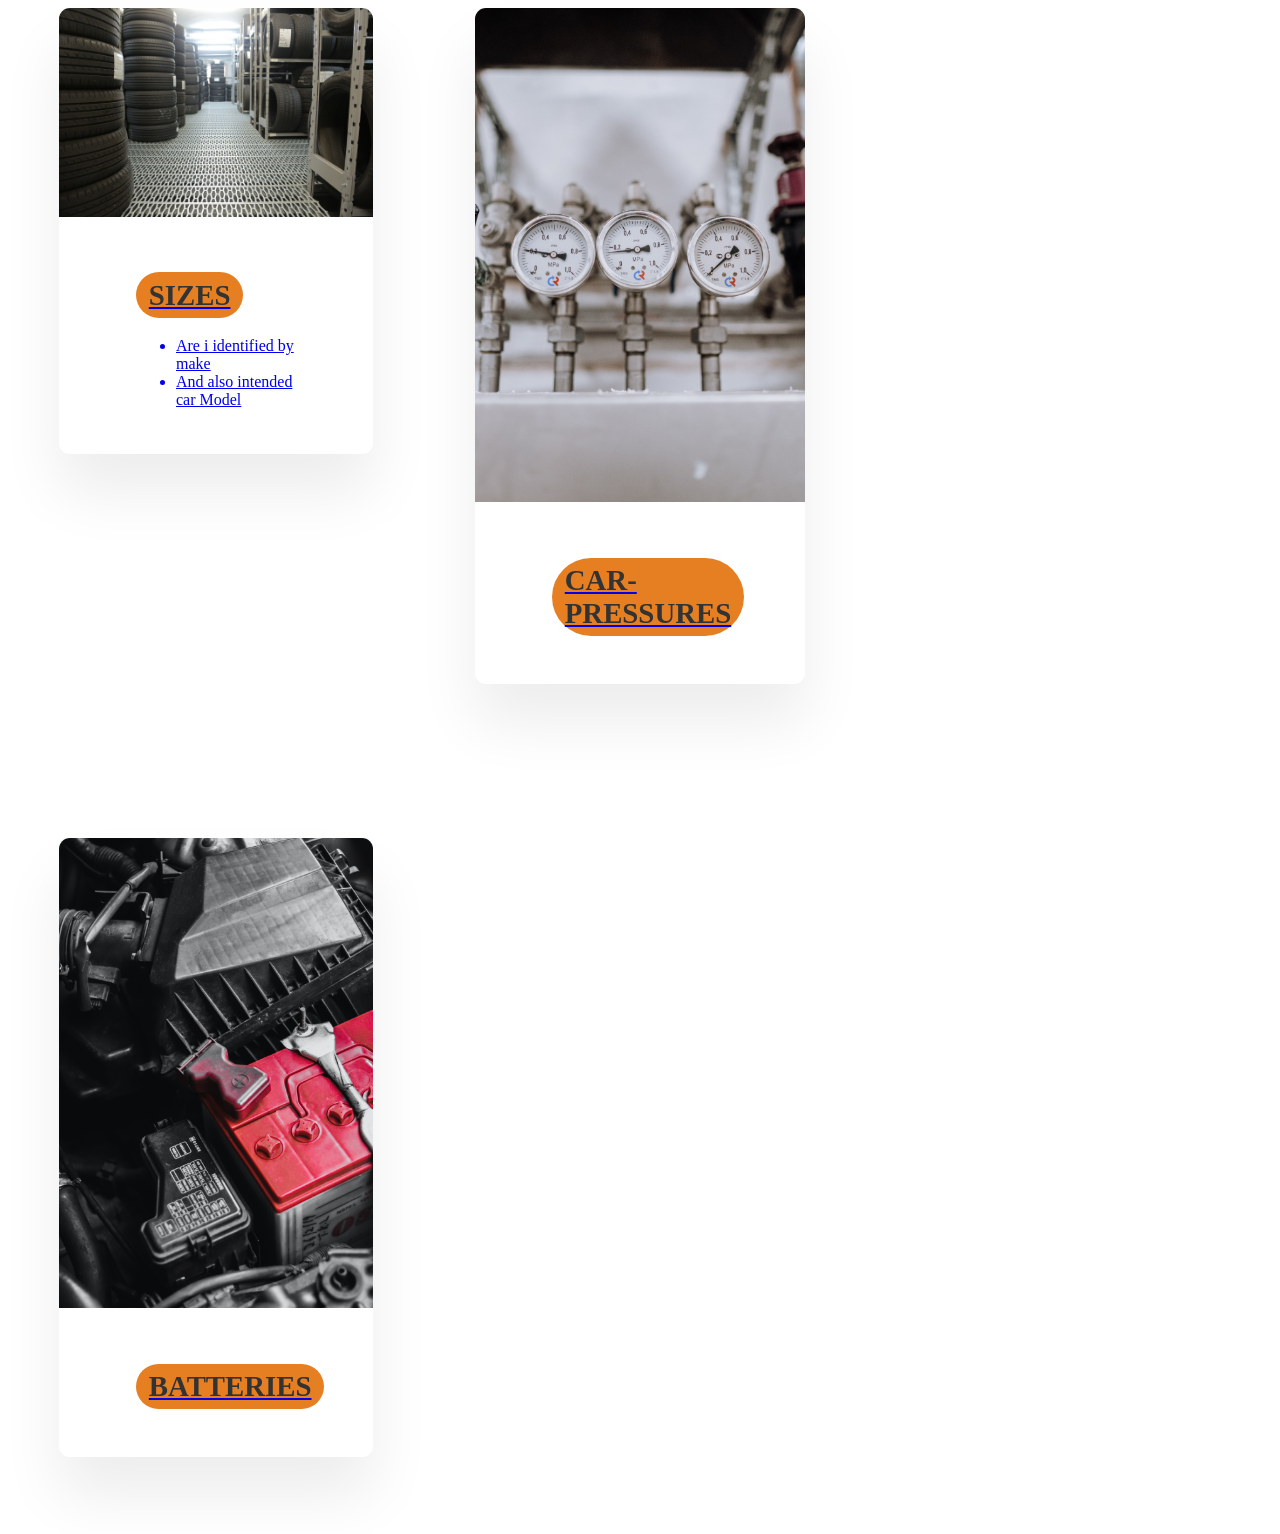
<file: public/html/car tire services.html>
<!DOCTYPE html>
<html lang="en">
<head>
  <meta charset="UTF-8">
  <meta http-equiv="X-UA-Compatible" content="IE=edge">

    <link rel="stylesheet" href="../css/cartireclinic.css" />

    <meta name="viewport" content="width=device-width, initial-scale=1.0">
  <title>Car Tire Clinic and Battery Section</title>
</head>
<body>
    
  <section class="meal-section">

    <!-- <div class="container center-text">
      <span class="sub-heading"></span>
      <h2 class="heading-secondary">
        All your services in one place.
      </h2>
    </div> -->

    <div class="container grid grid--3-cols margin-bottom-md">

      <a href="form.html">
      <div class="meal">
        <img src="../img/gallery/tires.jpg" alt="" class="meal-img" />
        <div class="meal-content">
          <div class="meal-tag">
            <span class="tag Tag--vegan">Sizes</span>
          </div>
       
        <ul>
          <li>Are i identified by make </li>
          <li>And also intended car Model</li>
        </ul>
        </div>
      </div>
    </a>
      
    <a href="form.html">
        <div class="meal">
          <img
            src="../img/gallery/pressure-gauge.jpg"
            alt=""
            class="meal-img"
          />
          <div class="meal-content">
            <div class="meal-tag">
              <span class="tag Tag--vegan">Car-Pressures</span>
            </div>
</div>
</div>
</a>

<a href="form.html">
<div class="meal">
  <img
    src="../img/gallery/batteries.jpg"
    alt=""
    class="meal-img"
  />
  <div class="meal-content">
    <div class="meal-tag">
      <span class="tag Tag--vegan">Batteries</span>
    </div>
</div>
</a>

    
  </section>  
  
</body>
</html>
</file>
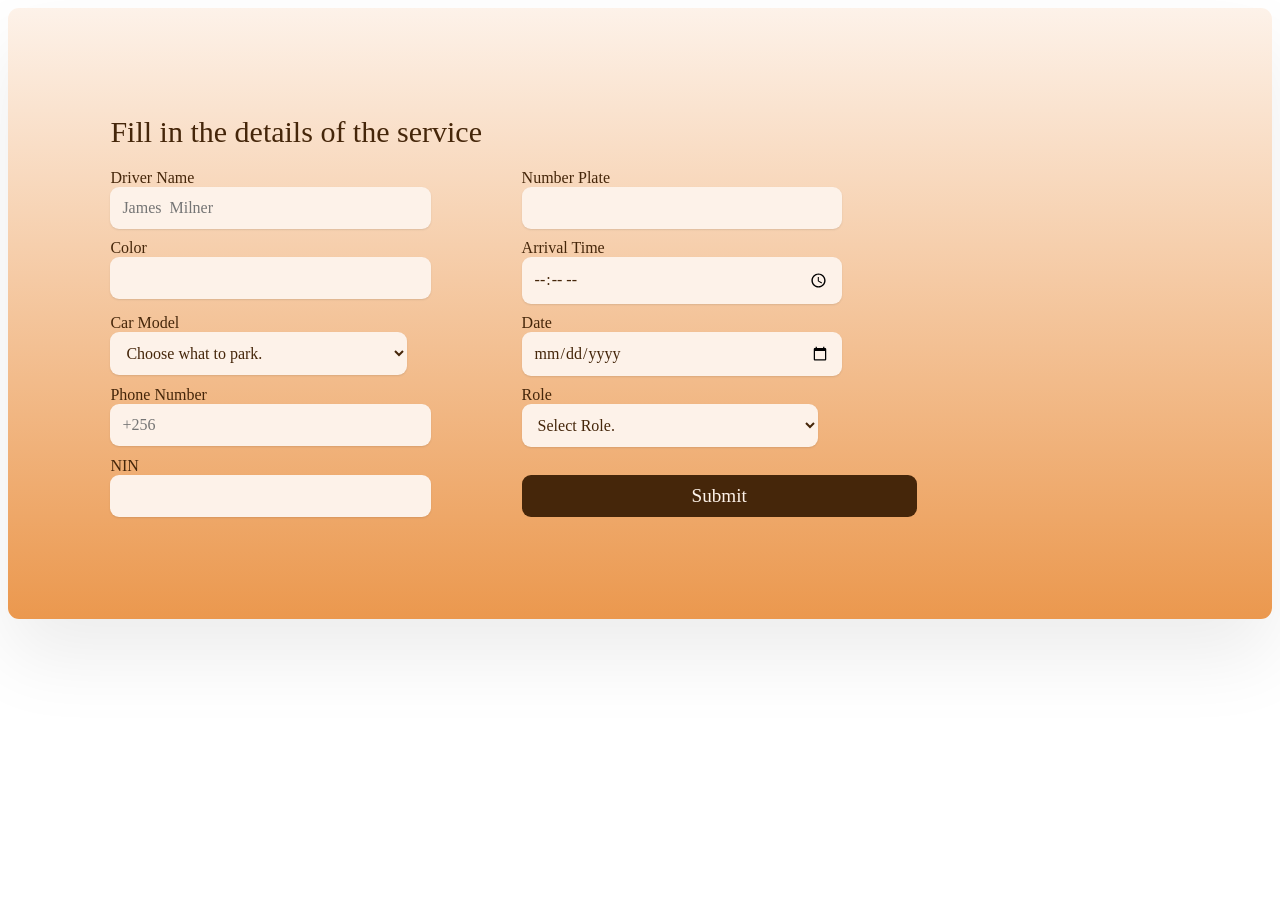
<file: public/html/car-tireandbatteryForm.html>
<!DOCTYPE html>
<html lang="en">
  <head>
    <meta charset="UTF-8" />
    <meta http-equiv="X-UA-Compatible" content="IE=edge" />
    <meta name="viewport" content="width=device-width, initial-scale=1.0" />

    <link rel="stylesheet" href="../css/form.css" />

    <title>Car registration form</title>
  </head>
  <body>
    <section class="section-cta">
      <div class="container">
        <div class="cta">
          <div class="cta-text-box">
            <p class="heading-secondary"> Fill in the details of the service</p>

            
            <form
            class="cta-form"
            name="signupform"
              action="#"
              id="formsignup"
              onsubmit="return Validate(event);"
              method="POST"
            >
              <!-- action=# takes data to the backend -->

              
              
              <div>
                <label for="fullname">Driver Name </label>
                <input
                  id="fullname"
                  type="text"
                  name="fullname"
                  placeholder="James  Milner"
                />
              <span id="FnameError" class="organize"></span>
                
              </div>
            
          
          
              <div>
                <label for="numberplate">Number Plate</label>
                <input
                  id="numberplate"
                  type="text"
                  name="Nplate"
                  placeholder=""
                />
                <span id="Nplate-Error"class="organize"></span>
              </div>
            

              <div>
                <label for="color">Color</label>

                <input
                  id="carcolor"
                  type="text"
                  name="carColor"
                  placeholder=""
                />
                <span id="carColorError"class="organize"></span>
              </div>
    
  
  
  
              <div>
                <label for="arrivalTime">Arrival Time</label>
                <input
                  id="arrivalTime"
                  type="time"
                  name="arrivaltime"
                  placeholder=""
                />
                <span id="arrivalTimeError"class="organize"></span>
              </div>
         
    
            
              <div class="col-md-4">
                <label for="truck" class="form-label">Car Model</label>
                <select id="truck" class="form-select">
                  <option selected>Choose what to park.</option>
                  <option>Truck</option>
                  <option>Personal Car</option>
                  <option>Taxis</option>
                  <option>Coasters</option>
                  <option>Boda bodas</option>
                </select>
                <span id="truckError"class="organize"></span>
              </div>

              <div>
              <label for="time">Date</label>

              <input
                id="time"
                type="date"
                name="time"
                placeholder=""
              />
              <span id="timeError"class="organize"></span>
            </div>

              <div>
              <label for="phonenumber">Phone Number</label>
              <input
                id="phonenumber"
                name="phone"
                type="tel"
                placeholder="+256"
              />
              <span id="phoneError"class="organize"></span>
            </div>
               
               <div class="col-md-4">
                <label for="role"  class="form-label">Role</label>
                <select id="role" type="text" name="role" class="form-select">
                  <option selected>Select Role.</option>
                  <option>Users</option>
                  <option>Directors</option>
                  <option>Manager</option>
                  <option>Salesagent</option>
                </select>
                <span id="roleError" class="organize"></span>
              </div>
              
             <div>
              <label for="niN-error">NIN</label>
              <input id="niN-error" type="nin" name="nin" placeholder="" />
              <span id="nin-error"class="organize"></span>
          </div>
        
           <button class="btn btn--form" type="submit">Submit</button>
        </form>
          </div>
        </div>
      </div>
    </section>

    <!-- <script src="./DockvilleProject/js/form.js"></script>  -->
    <script src="../js/form.js"></script>
  </body>
</html>
</file>
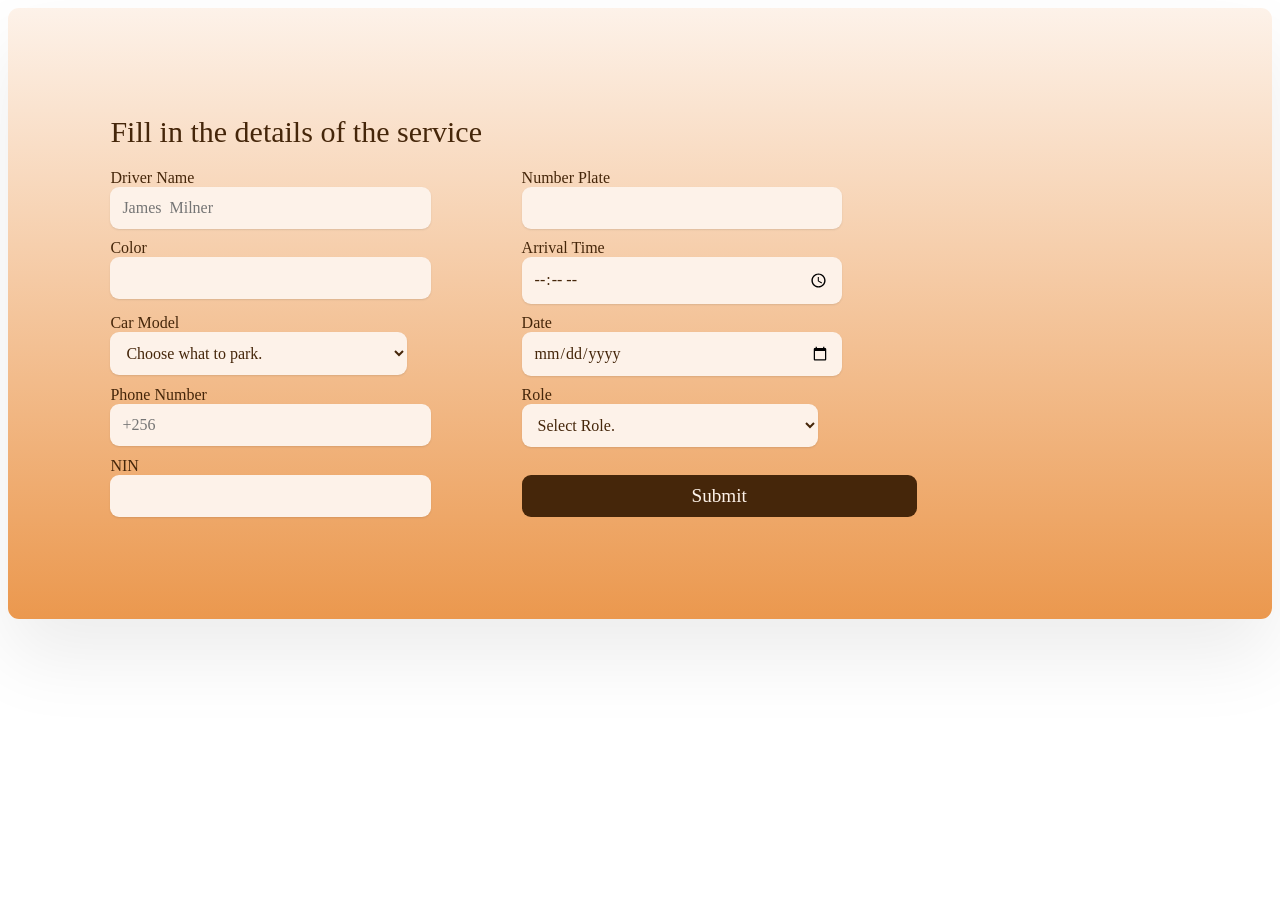
<file: public/html/form.html>
<!DOCTYPE html>
<html lang="en">
  <head>
    <meta charset="UTF-8" />
    <meta http-equiv="X-UA-Compatible" content="IE=edge" />
    <meta name="viewport" content="width=device-width, initial-scale=1.0" />

    <link rel="stylesheet" href="../css/form.css" />

    <title>Car registration form</title>
  </head>
  <body>
    <section class="section-cta">
      <div class="container">
        <div class="cta">
          <div class="cta-text-box">
            <p class="heading-secondary"> Fill in the details of the service</p>

            
            <form
            class="cta-form"
            name="signupform"
              action="#"
              id="formsignup"
              onsubmit="return Validate(event);"
              method="POST"
            >
              <!-- action=# takes data to the backend -->

              
              
              <div>
                <label for="fullname">Driver Name </label>
                <input
                  id="fullname"
                  type="text"
                  name="fullname"
                  placeholder="James  Milner"
                />
              <span id="FnameError" class="organize"></span>
                
              </div>
            
          
          
              <div>
                <label for="numberplate">Number Plate</label>
                <input
                  id="numberplate"
                  type="text"
                  name="Nplate"
                  placeholder=""
                />
                <span id="Nplate-Error"class="organize"></span>
              </div>
            

              <div>
                <label for="color">Color</label>

                <input
                  id="carcolor"
                  type="text"
                  name="carColor"
                  placeholder=""
                />
                <span id="carColorError"class="organize"></span>
              </div>
    
  
  
  
              <div>
                <label for="arrivalTime">Arrival Time</label>
                <input
                  id="arrivalTime"
                  type="time"
                  name="arrivaltime"
                  placeholder=""
                />
                <span id="arrivalTimeError"class="organize"></span>
              </div>
         
    
            
              <div class="col-md-4">
                <label for="truck" class="form-label">Car Model</label>
                <select id="truck" class="form-select">
                  <option selected>Choose what to park.</option>
                  <option>Truck</option>
                  <option>Personal Car</option>
                  <option>Taxis</option>
                  <option>Coasters</option>
                  <option>Boda bodas</option>
                </select>
                <span id="truckError"class="organize"></span>
              </div>

              <div>
              <label for="time">Date</label>

              <input
                id="time"
                type="date"
                name="time"
                placeholder=""
              />
              <span id="timeError"class="organize"></span>
            </div>

              <div>
              <label for="phonenumber">Phone Number</label>
              <input
                id="phonenumber"
                name="phone"
                type="tel"
                placeholder="+256"
              />
              <span id="phoneError"class="organize"></span>
            </div>
               
               <div class="col-md-4">
                <label for="role"  class="form-label">Role</label>
                <select id="role" type="text" name="role" class="form-select">
                  <option selected="">Select Role.</option>
                  <option value="users">Users</option>
                  <option value="directors">Directors</option>
                  <option value="manager">Manager</option>
                  <option value="">Salesagent</option>
                </select>
                <span id="roleError" class="organize"></span>
              </div>
              
             <div>
              <label for="niN-error">NIN</label>
              <input id="niN-error" type="nin" name="nin" placeholder="" />
              <span id="nin-error"class="organize"></span>
          </div>
        
           <button class="btn btn--form" type="submit">Submit</button>
        </form>
          </div>
        </div>
      </div>
    </section>

    <!-- <script src="./DockvilleProject/js/form.js"></script>  -->
    <script src="../js/form.js"></script>
  </body>
</html>
</file>
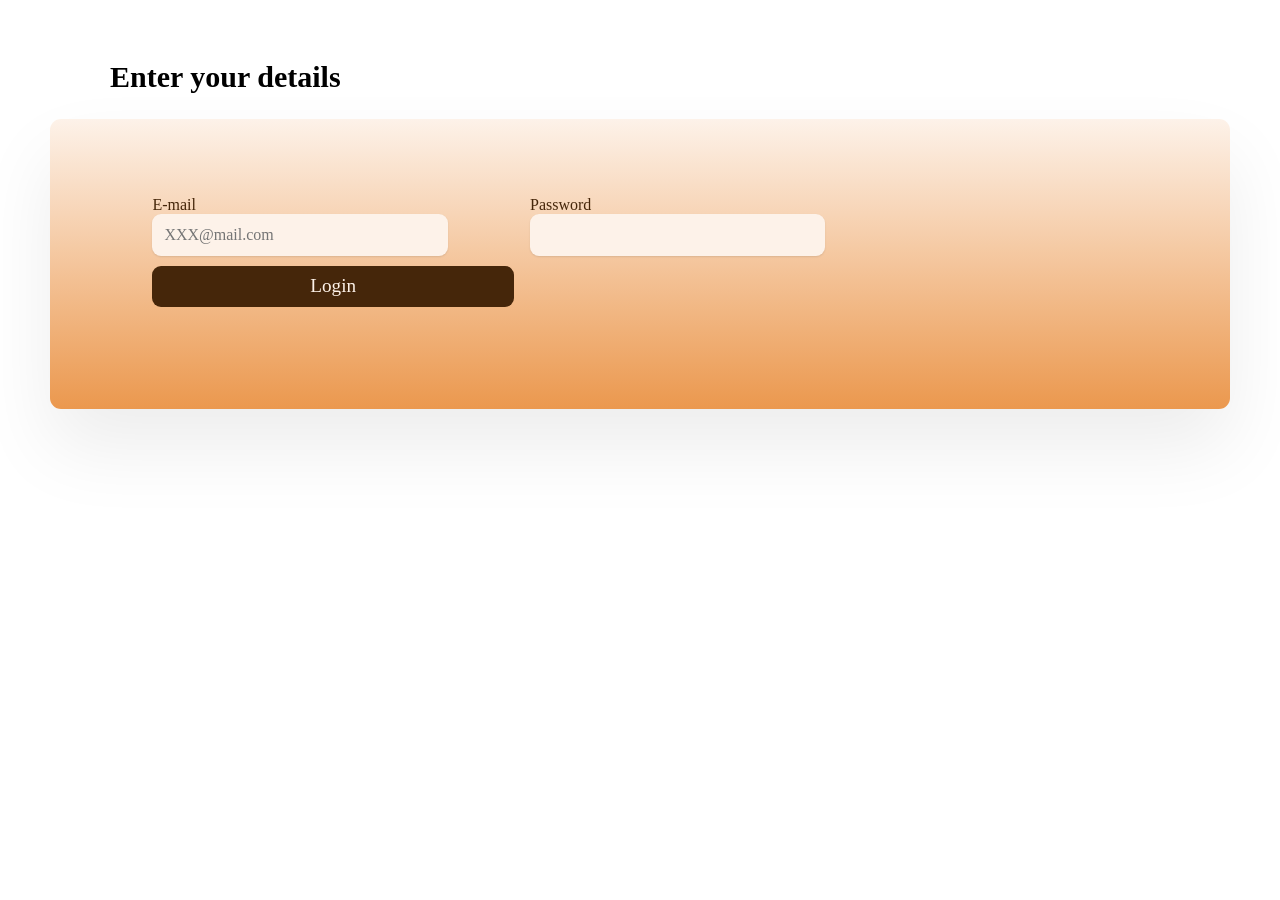
<file: public/html/loginPage.html>
<!DOCTYPE html>
<html lang="en">
  <head>
    <meta charset="UTF-8" />
    <meta http-equiv="X-UA-Compatible" content="IE=edge" />

    <meta name="viewport" content="width=device-width, initial-scale=1.0" />
    <link rel="stylesheet" href="../css/login.css" />
    <title>Login</title>
  </head>
  <section class="section-login">
  <header>
    <h1 class="heading-login">Enter your details</h1>
  </header>
  <body>
    <section class="section-cta">
      <div class="container">
        <div class="cta">
          <div class="cta-text-box">
           
            <form class="cta-form" action="#" name="signupform" onsubmit="return Validate(event);"
            method="POST">
              <!-- <div>
                <label for="Full-name">Full Name</label>
                <input
                  id="Full-name"
                  type="text"
                  name="fullName"
              placeholder=""/>
              <span id="FnameError"class="organize"></span>
            </div> -->
             

              <div>
                <label for="email">E-mail </label>
                <input id="email" type="text" name="email" placeholder="XXX@mail.com" name="email"/>
                <span id="emailError"class="organize"></span>
              </div>
             
              <div>
                <label for="password">Password</label>
                <input id="password" name="password" type="text" placeholder="" />
                <span id="password-error"class="organize"></span>
              </div>
            
              <button  type="submit" class="btn btn--form">Login</button>
             
            </form>
       <!-- <p class="btn btn--form"> Don't have an account?
        <a href="#">Sign Up</a>
      </p> -->

          </div>
        </div>
      </div>
    </section> 
    <!-- <script src="./DockvilleProject/js/login.js"></script> -->
    <!-- <script src="login.js"></script> -->

    <script src="../js/login.js"></script>
  </body>
</html>
</file>
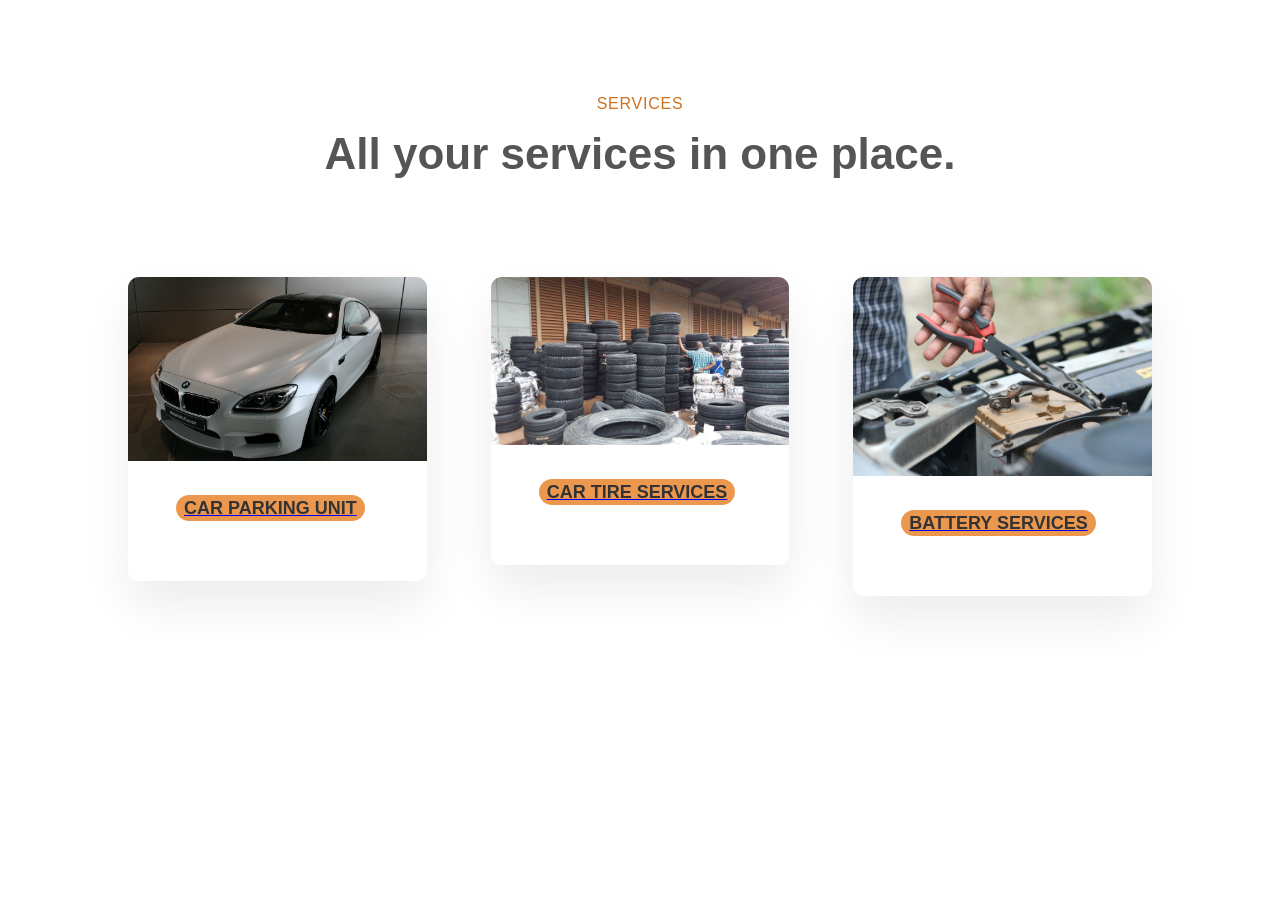
<file: public/html/sections.html>
<!DOCTYPE html>
<html lang="en">
<head>
  <meta charset="UTF-8">
  <meta http-equiv="X-UA-Compatible" content="IE=edge">
  <meta name="viewport" content="width=device-width, initial-scale=1.0">
  <link rel="stylesheet" href="../css/section.css">
  <!-- <link rel="stylesheet" href="../css/general.css"> -->
  <title>Sections</title>
</head>
<body>
  <section class="section-meals">
    <div class="container center-text">
      <span class="sub-heading" id="services">Services</span>
      <h2 class="heading-secondary">
        All your services in one place.
      </h2>
    </div>
  
    <div class="container grid grid--3-cols margin-bottom-md">
     
     <a href="http://localhost:4000/api/login   ">
  
      <div class="meal">
        <img src="../img/car.jpg" alt="" class="meal-img" />
        <div class="meal-content">
          <div class="meal-tag">
            <span class="tag Tag--vegan">Car Parking Unit</span>
          </div>
        </div>
      </div>
     </a>
  
      
    <a href="http://localhost:4000/api/login ">
      <div class="meal">
        <img
          src="../img/car tire clinic.jpg"
          alt=""
          class="meal-img"
        />
        <div class="meal-content">
          <div class="meal-tag">
            <span class="tag Tag--vegan">Car tire services </span>
          
          </div>
  
        </div>
      </div>
  </a>
  
     <a href="http://localhost:4000/api/login  ">
      
        <div class="meal">
          <img
            src="../img/battery-services.jpg"
            alt=""
            class="meal-img"
          />
          <div class="meal-content">
            <div class="meal-tag">
              <span class="tag Tag--vegan">Battery Services</span>
          
            </div>
  
         
  </div>
  </div>
      </div>
    </div>
  </a>
  
  </section>
</body>
</html>
</file>
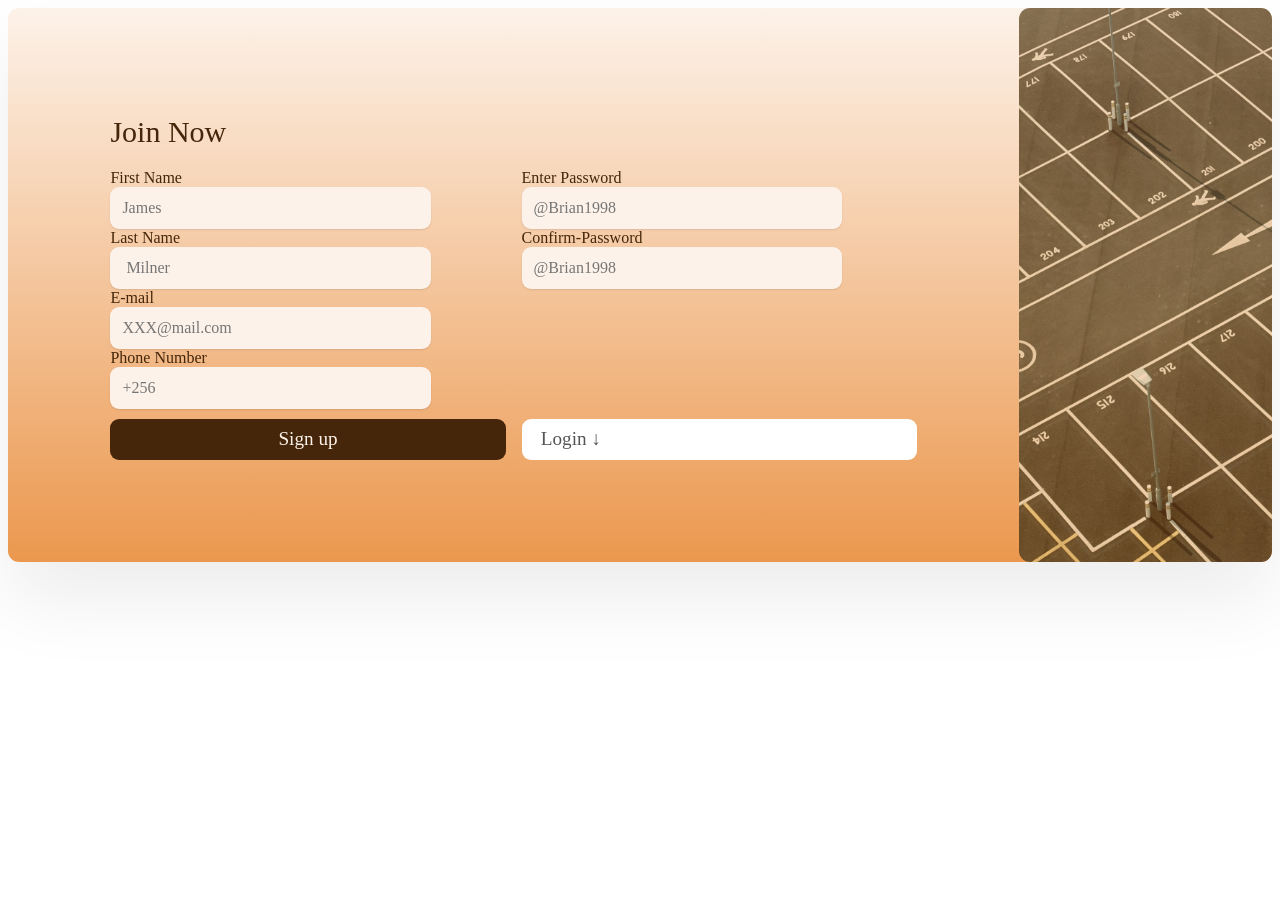
<file: public/html/Sign-up.html>
<!DOCTYPE html>
<html lang="en">
  <head>
    <meta charset="UTF-8" />
    <meta http-equiv="X-UA-Compatible" content="IE=edge" />
    <meta name="viewport" content="width=device-width, initial-scale=1.0" />

    <link rel="stylesheet" href="../css/signup.css" />
    <title>Create an Account</title>
  </head>
  <body>
    <section class="section-cta">
     
      <div class="container">
        <div class="cta">
            
            <div class="cta-text-box">
            <p class="heading-secondary">Join Now</p>
            <!-- <p class="cta-text">
             login below if you have an account.
            </p> -->
            <!-- <a href="loginPage.html" class="btn btn--outline">Login &darr; </a>  -->
            
            <form
              class="cta-form"
              name="signupform"
              action="#"
              id="formsignup"
              onsubmit="return Validate(event);"
              method="POST"
            > 
                <!-- action=# takes data to the backend -->

              <div>
              <div>
                <label for="First-name">First Name </label>
                <input
                  id="firstname"
                  type="text"
                  name="firstname"
                  placeholder="James "
                />
                <span id="FnameError" class="organize"></span>
              </div>

              <div>
                <label for="Last-name">Last Name</label>
                <input
                  id="Lastname"
                  type="text"
                  name="lastname"
                  placeholder=" Milner"
                />
                <span id="LnameError"class="organize"></span>
              </div>

              <div>
                <label for="email">E-mail</label>


                <input
                  id="email"
                  type="text"
                  name="email"
                  placeholder="XXX@mail.com"
                />
                <span id="emailError"class="organize"></span>
              </div>

              <div>
                <label for="phonenumber">Phone Number</label>
                <input
                  id="phonenumber"
                  name="phone"
                  type="tel"
                  placeholder="+256"
                />
                <span id="phoneError"class="organize"></span>
              </div>
            </div>


              <!-- <div>
                <label for="carmodel">Gender</label> 
                <input id="gender" type="gender" name="gender" placeholder="" />
                <span id="genderError"></span>
              </div> -->


              <div>
              <div>
                <label for="password">Enter Password</label>
                <input
                  id="password"
                  type="password"
                  name="my password"
                  placeholder="@Brian1998"
                />
                <span id="password-error"class="organize"></span>
              </div>

              <div>
                <label for="confirm">Confirm-Password</label>
                <input
                  id="confirm"
                  type="password"
                  placeholder="@Brian1998"
                  name="confirmPassword"
                />

                <span id="confirmPassword-error"class="organize"></span>
              </div>
            </div>

      <button class="btn btn--form" type="submit">Sign up</button>
              
      <a href="loginPage.html" class="btn btn--outline">Login &darr; </a> 
      <!-- &darr; -->
       
        
            </form>
          </div>
          <div
            class="cta-img-box"
            role="img"
            aria-label="Woman enjoying food"
          ></div>
        </div>
      </div>
      

    </section>

    <!-- <script src="."></script> -->

    <script src="../js/registervalidation.js"></script>
  </body>
</html>
</file>
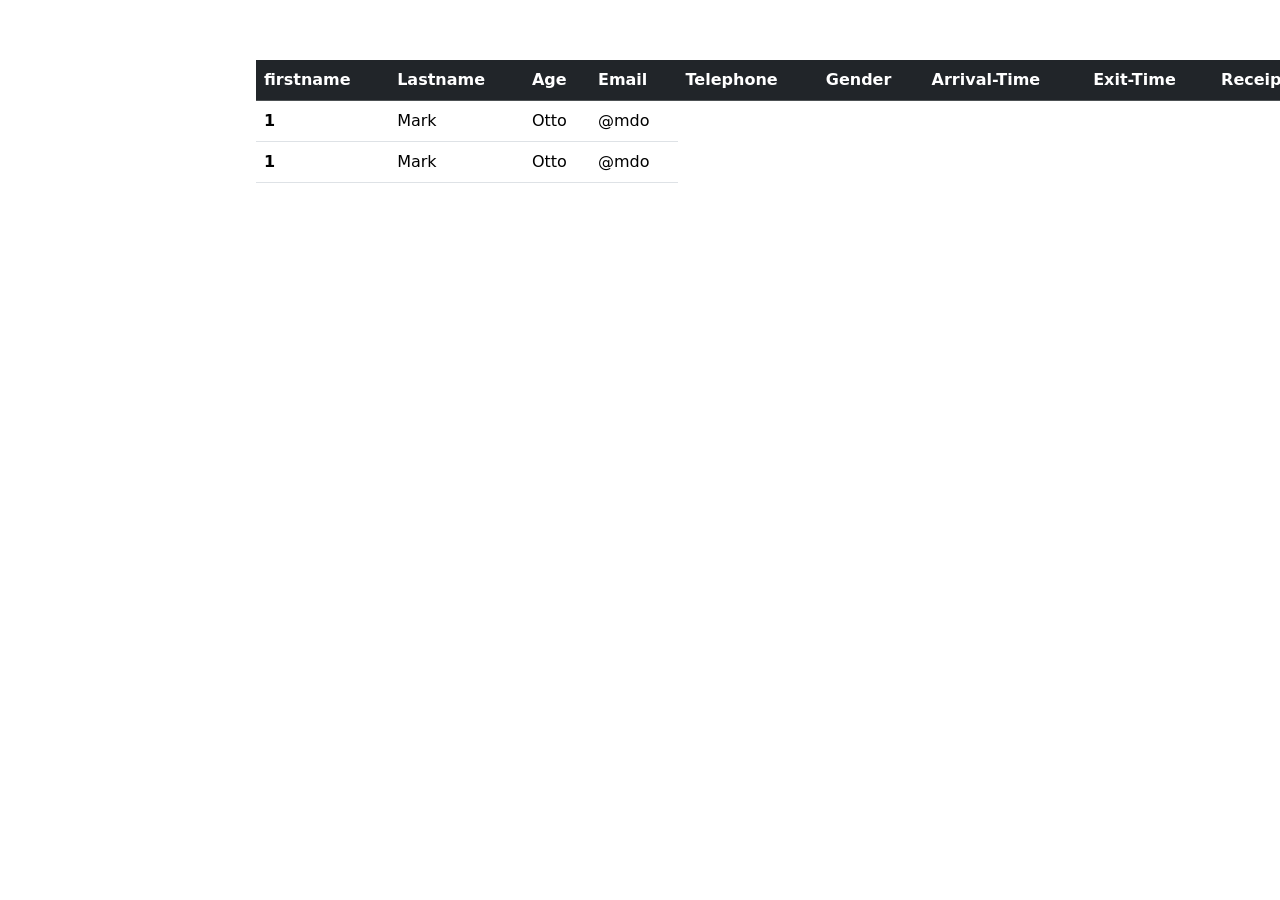
<file: public/html/truck.html>
<!DOCTYPE html>
<html lang="en">
  <head>
    <meta charset="UTF-8" />
    <meta name="viewport" content="width=device-width, initial-scale=1.0" />
    <title>Document</title>
    
    <link href="https://cdn.jsdelivr.net/npm/bootstrap@5.0.2/dist/css/bootstrap.min.css" rel="stylesheet" integrity="sha384-EVSTQN3/azprG1Anm3QDgpJLIm9Nao0Yz1ztcQTwFspd3yD65VohhpuuCOmLASjC" crossorigin="anonymous">
    
  </head>
  <body>
    <table
      class="table"
      style="margin-left: 20%; margin-right: 200px; margin-top: 60px">
    
      <thead class="table-dark">
        <tr>
          <th scope="col">firstname</th>
          <th scope="col">Lastname</th>
          <th scope="col">Age</th>
          <th scope="col">Email</th>
          <th scope="col">Telephone</th>
          <th scope="col">Gender</th>
          <th scope="col">Arrival-Time</th>
          <th scope="col">Exit-Time</th>
          <th scope="col">Receipt-Number</th>
          <th scope="col">Amount</th>
        </tr>
      </thead>
      <tbody>
        <tr>
          <th scope="row">1</th>
          <td>Mark</td>
          <td>Otto</td>
          <td>@mdo</td>
        </tr>
      </tbody>
      
      <tbody>
        <tr>
          <th scope="row">1</th>
          <td>Mark</td>
          <td>Otto</td>
          <td>@mdo</td>
        </tr>
      </tbody>
    </table>
  </body>
</html>
</file>
<file: public/css/cartireclinic.css>
/* Meals section */
.section-meals {
  padding: 9.6rem;
  /* background-color: orangered; */
}

.meal:hover {
  transform: translatey(-1.2rem);
  box-shadow: 0 3.2rem 6.4rem rgba(0, 0, 0, 0.06);
}
.meal-content {
  padding: 3.2rem 3.8rem 1.8rem 4.8rem;
}

.meal {
  box-shadow: 0 2.4rem 3.8rem rgba(0, 0, 0, 0.075);
  border-radius: 11px;
  overflow: hidden;

  transition: all 0.4s;
}
.meal-tag {
  margin-bottom: 1.2rem;
  display: flex;
  gap: 0.4rem;
}
.tag {
  display: inline-block;
  padding: 0.4rem 0.8rem;
  font-size: 1.8rem;
  text-transform: uppercase;

  color: #333;
  border-radius: 100px;
  font-weight: 600;
}
.Tag--vegeterian {
  /* background-color: #51cf66; */
  /* background-color: #e67e22; */
}
.Tag--vegan {
  /* background-color: #94d82d; */
  background-color: #e67e22;
}
.Tag--paleo {
  background-color: #ffd43b;
}
.meal-img {
  width: 100%;
}
.meal-title {
  font-size: 2rem;
  color: #333;
  font-weight: 600;
  margin-bottom: 3.2rem;
}
.meal-attributes {
  list-style: none;

  display: flex;
  flex-direction: column;
  gap: 2rem;
}
.meal-attribute {
  font-size: 1.8rem;
  display: flex;
  align-items: center;
  gap: 1.2rem;
}

.meal-icon {
  height: 2.4rem;
  width: 2.4rem;
  color: #e67e22;
}

strong {
  font-weight: 500;
}
.all-recipes {
  text-align: center;
  font-size: 1.8rem;
}

.margin-bottom-md {
  margin-bottom: 4.8rem !important;
}

.grid {
  display: grid;
  column-gap: 6.4rem;
  row-gap: 9.6rem;
  /* grid-template-columns: repeat(2, 1fr); */
}
/* .grid:last-child {
  margin-top: 9.6rem;
} */

.grid:not(:last-child) {
  margin-bottom: 9.6rem;
}
.container {
  max-width: 120rem;
  padding: 0 3.2rem;
  margin: 0 auto;
}

.grid--2-cols {
  grid-template-columns: repeat(2, 1fr);
}
.grid--3-cols {
  grid-template-columns: repeat(3, 1fr);
}
.grid--4-cols {
  grid-template-columns: repeat(4, 1fr);
}
.grid--5-cols {
  grid-template-columns: repeat(5, 1fr);
}

.grid--center-v {
  align-items: center;
}
.heading-primary {
  font-size: 5.2rem;
  margin-bottom: 3.2rem;
  letter-spacing: -0.5px;
  color: #333;
}

.heading-secondary {
  font-size: 4.4rem;
  line-height: 1.2;
  margin-bottom: 9.6rem;
}
.heading-tertiary {
  font-size: 3rem;
  line-height: 1.2;
  margin-bottom: 3.2rem;
}
.sub-heading {
  display: block;
  font-size: 1.6rem;
  font-weight: 500;
  color: #cf711f;
  text-transform: uppercase;

  margin-bottom: 1.6rem;
  letter-spacing: 0.75px;
}
.heading-secondary {
  font-size: 4.4rem;
  line-height: 1.2;
  margin-bottom: 9.6rem;
}
</file>
<file: public/css/form.css>
/* sign up page */
.cta .heading-secondary {
  color: #45260a;
  font-size: 30px;
  margin-bottom: 20px;
}

.cta-text-box {
  color: #45260a;
  padding: 15px 64px 64px 64px;
}

.cta-form {
  display: grid;
  grid-template-columns: 1fr 1fr;
  row-gap: 10px;
  column-gap: 16px;
  /* display: flex;
  direction: column; */
}

 .cta-form label {
  display: block;
  /* font-size: 10px; */
  font-weight: 400;
  /* margin-bottom: 8px; */
} /* login page */

.heading-login {
  margin-left: 60px;
  font-size: 30px;
  font-weight: bold;
  margin-top: 10px;
}

.cta-form input,
.cta-form select {
  width: 75%;
  padding: 12px;
  font-size: 16px;
  font-family: inherit;
  border: none;
  color: inherit;
  background-color: #fdf2e9;
  border-radius: 9px;
  box-shadow: 0 1px 2px rgba(0, 0, 0, 0.1);
}

.btn--form {
  background-color: #45260a;
  color: #fdf2e9;
  align-self: end;
  padding: 1rem;
} 

/* form */
.cta {
  display: grid;
  grid-template-columns: 4fr 1fr;
  /* background-color: #fdf2e9; */
  /* background-color: #e67e22; */
  box-shadow: 0 2.4rem 4.8rem rgba(0, 0, 0, 0.075);
  border-radius: 11px;
  /* temporary height */

  background-image: linear-gradient(#fdf2e9, #eb984e);
  /* #eb984e */
  /* #e67e22 */
  /* height: 50rem; */
  /* background-color: #fdf2e9; */
}
.cta-text-box {
  color: #45260a;
  padding: 4.8rem 6.4rem 6.4rem 6.4rem;
}

/* .cta-img-box {
  background-image: linear-gradient(
      rgba(235, 151, 78, 0.35),
      rgba(230, 125, 34, 0.35)
    ),
    url("../img/parking-lot.jpg");

  background-size: cover;
  background-position: center;
  overflow: hidden;
  border-radius: 11px;
} */
/* buttons */
.btn--form {
  background-color: #45260a;
  color: #fdf2e9;
  align-self: end;
  /* padding: 1rem; */
}
.btn--form:hover {
  background-color: #fff;
  color: #555;
}

.btn,
.btn:link,
.btn:visited {
  display: inline-block;

  font-size: 1.2rem;
  /* color: #fff; */
  /* only necessary for btn */
  border: none;
  cursor: pointer;
  font-family: inherit;
  padding: 0.6rem 1.2rem;
  border-radius: 9px;
  text-decoration: none;
  font-weight: 500;
  /* put transition on the original state */

  /* transition: background-color 0.3s; */
  transition: background-color all 0.3s;
}
.btn--full:link,
.btn--full:visited {
  background-color: #e67e22;
  text-decoration: none;
  font-size: 2rem;
  /* padding: 1.6rem 3.2rem; */
  border-radius: 9px;
}
.btn--full:hover,
.btn--full:active {
  background-color: #cf711f;
}

.btn--outline:link,
.btn--outline:visited {
  background-color: #fff;
  color: #555;
}

.btn--outline:hover,
.btn--outline:active {
  background-color: #fdf2e9;

  /* border: 3px solid white; */
  /* To add border inside */
  box-shadow: inset 0 0 0 3px #fff;
}
.organize{
  display: inline-block;

}
</file>
<file: public/css/login.css>
/* sign up page */
.cta .heading-secondary {
  color: #45260a;
  font-size: 30px;
  margin-bottom: 20px;
}

.cta-text-box {
  color: #45260a;
  padding: 15px 64px 64px 64px;
}

.cta-form {
  display: grid;
  grid-template-columns: 1fr 1fr;
  row-gap: 10px;
  column-gap: 16px;
}

 .cta-form label {
  display: block;
  /* font-size: 10px; */
  font-weight: 400;
  /* margin-bottom: 8px; */
} /* login page */

.section-login {
  padding: 42px;
}
.heading-login {
  margin-left: 60px;
  font-size: 30px;
  font-weight: bold;
  margin-top: 10px;
}

.cta-form input,
.cta-form select {
  width: 75%;
  padding: 12px;
  font-size: 16px;
  font-family: inherit;
  border: none;
  color: inherit;
  background-color: #fdf2e9;
  border-radius: 9px;
  box-shadow: 0 1px 2px rgba(0, 0, 0, 0.1);
}

.btn--form {
  background-color: #45260a;
  color: #fdf2e9;
  align-self: end;
  padding: 1rem;
} 

/* form */
.cta {
  display: grid;
  grid-template-columns: 4fr 1fr;
  /* background-color: #fdf2e9; */
  /* background-color: #e67e22; */
  box-shadow: 0 2.4rem 4.8rem rgba(0, 0, 0, 0.075);
  border-radius: 11px;
  /* temporary height */

  background-image: linear-gradient(#fdf2e9, #eb984e);
  /* #eb984e */
  /* #e67e22 */
  /* height: 50rem; */
  /* background-color: #fdf2e9; */
}
.cta-text-box {
  color: #45260a;
  padding: 4.8rem 6.4rem 6.4rem 6.4rem;
}

.cta-img-box {
  background-image: linear-gradient(
      rgba(235, 151, 78, 0.35),
      rgba(230, 125, 34, 0.35)
    ),
    url("../img/parking-lot.jpg");

  background-size: cover;
  background-position: center;
  overflow: hidden;
  border-radius: 11px;
}
/* buttons */
.btn--form {
  background-color: #45260a;
  color: #fdf2e9;
  align-self: end;
  /* padding: 1rem; */
}
.btn--form:hover {
  background-color: #fff;
  color: #555;
}

.btn,
.btn:link,
.btn:visited {
  display: inline-block;

  font-size: 1.2rem;
  /* color: #fff; */
  /* only necessary for btn */
  border: none;
  cursor: pointer;
  font-family: inherit;
  padding: 0.6rem 1.2rem;
  border-radius: 9px;
  text-decoration: none;
  font-weight: 500;
  /* put transition on the original state */

  /* transition: background-color 0.3s; */
  transition: background-color all 0.3s;
}
.btn--full:link,
.btn--full:visited {
  background-color: #e67e22;
  text-decoration: none;
  font-size: 2rem;
  /* padding: 1.6rem 3.2rem; */
  border-radius: 9px;
}
.btn--full:hover,
.btn--full:active {
  background-color: #cf711f;
}

.btn--outline:link,
.btn--outline:visited {
  background-color: #fff;
  color: #555;
}

.btn--outline:hover,
.btn--outline:active {
  background-color: #fdf2e9;

  /* border: 3px solid white; */
  /* To add border inside */
  box-shadow: inset 0 0 0 3px #fff;
}
.organize{
  display: inline-block;

}
</file>
<file: public/css/section.css>
* {
  margin: 0;
  padding: 0;
  box-sizing: border-box;
}

html {
  /* font-size: 10px; */
  /* user browser font size percentage */
  font-size: 62.5%;
  overflow-x: hidden;
}

body {
  font-family: "Rubik", sans-serif;
  line-height: 1;
  font-weight: 500;
  color: #555;
  /* only works if there is nothing absolutely positioned in relation to the the body */
  overflow-x: hidden;
}
/************************/
/* GENERAL COMPONENTS */
/* HERO SECTION */
.section-hero {
  background-color: #fdf2e9;
  padding: 9.6rem 0;
}
/* RE-usables*/
.container {
  max-width: 120rem;
  padding: 0 3.2rem;
  margin: 0 auto;
}

.grid--2-cols {
  grid-template-columns: repeat(2, 1fr);
}
.grid--3-cols {
  grid-template-columns: repeat(3, 1fr);
}
.grid--4-cols {
  grid-template-columns: repeat(4, 1fr);
}
.grid--5-cols {
  grid-template-columns: repeat(5, 1fr);
}

.grid--center-v {
  align-items: center;
}
.heading-primary {
  font-size: 5.2rem;
  margin-bottom: 3.2rem;
  letter-spacing: -0.5px;
  color: #333;
}

.heading-secondary {
  font-size: 4.4rem;
  line-height: 1.2;
  margin-bottom: 9.6rem;
}
.heading-tertiary {
  font-size: 3rem;
  line-height: 1.2;
  margin-bottom: 3.2rem;
}
.sub-heading {
  display: block;
  font-size: 1.6rem;
  font-weight: 500;
  color: #cf711f;
  text-transform: uppercase;

  margin-bottom: 1.6rem;
  letter-spacing: 0.75px;
}
.heading-secondary {
  font-size: 4.4rem;
  line-height: 1.2;
  margin-bottom: 9.6rem;
}
.hero-description {
  font-size: 2rem;
  line-height: 1.6;
  letter-spacing: -0.5px;
  margin-bottom: 4.8rem;
}
/* 
@media (max-width: 600px) {
  .section-hero {
    border: 20px dashed blue;
    background-color: blue;
  }
}
@media (max-width: 1200px) {
  .section-hero {
    background-color: orangered;
  }
} */
.hero {
  max-width: 130rem;
  display: grid;
  grid-template-columns: 1fr 1fr;
  margin: 0 auto;
  align-items: center;
  gap: 9.6rem;
  padding: 0 3.2rem;
}
.hero-img {
  width: 100%;
}

.btn--form {
  background-color: #45260a;
  color: #fdf2e9;
  align-self: end;
  padding: 1rem;
}
.btn--form:hover {
  background-color: #fff;
  color: #555;   
}

.btn,
.btn:link,
.btn:visited {
  display: inline-block;

  font-size: 2rem;
  /* color: #fff; */
  /* only necessary for btn */
  border: none;
  cursor: pointer;
  font-family: inherit;
  padding: 1.6rem 3.2rem;
  border-radius: 9px;
  text-decoration: none;
  font-weight: 600;
  /* put transition on the original state */

  /* transition: background-color 0.3s; */
  transition: background-color all 0.3s;
}
.btn--full:link,
.btn--full:visited {
  background-color: #e67e22;
  text-decoration: none;
  font-size: 2rem;
  padding: 1.6rem 3.2rem;
  border-radius: 9px;
}
.btn--full:hover,
.btn--full:active {
  background-color: #cf711f;
}

.btn--outline:link,
.btn--outline:visited {
  background-color: #fff;
  color: #555;
}

.btn--outline:hover,
.btn--outline:active {
  background-color: #fdf2e9;

  /* border: 3px solid white; */
  /* To add border inside */
  box-shadow: inset 0 0 0 3px #fff;
}

.link:link,
.link:visited {
  display: inline;
  color: #e67e22;
  text-decoration: none;
  border-bottom: 1px solid currentColor;
  padding-bottom: 2px;

  transition: all 0.3s;
}

.link:hover,
.link:active {
  color: #cf711f;
  border-bottom: 1px solid transparent;
}

.list {
  list-style: none;
  display: flex;
  flex-direction: column;
  gap: 1.6rem;
}
.list-item {
  font-size: 1.6rem;
  display: flex;
  align-items: center;
  gap: 1.6rem;
  line-height: 1.2;
}
.list-icon {
  height: 3rem;
  width: 3rem;
  color: #e67e22;
}

/* helper classes */

.center-text {
  text-align: center;
}
.delivered-meals {
  margin-top: 8rem;
  display: flex;
  align-items: center;
  gap: 1.6rem;
}
.delivered-imgs {
  display: flex;
}
.delivered-imgs img {
  height: 4.8rem;
  width: 4.8rem;
  border-radius: 50%;
  margin-right: -1.6rem;
  border: 3px solid #fdf2e9;
}
.delivered-text {
  font-size: 1.8rem;
  font-weight: 600;
}
.delivered-imgs img:last-child {
  margin: 0;
}
.delivered-text span {
  color: #cf711f;
  font-weight: 700;
}

.logo {
  height: 9.2rem;
  padding: 0 3.2rem;
}
/* Navigation */
.main-nav-list {
  list-style: none;
  display: flex;
  gap: 4.8rem;
  align-items: center;
}

.main-nav-link:link,
.main-nav-link:visited {
  display: inline-block;

  text-decoration: none;
  color: #333;
  font-weight: 500;
  font-size: 1.8rem;
  transition: all 0.3s;
  /* justify-content: space-around; */
}
.main-nav-link:hover,
.main-nav-link:active {
  color: #cf711f;
}
.main-nav-link.nav-cta:link,
.main-nav-link.nav-cta:visited {
  padding: 1.2rem 2.4rem;
  border-radius: 9px;
  color: #fff;
  background-color: #e67e22;
}
.main-nav-link.nav-cta:hover,
.main-nav-link.nav-cta:active {
  background-color: #cf711f;
}

.btn-mobile-nav {
  border: none;
  background-color: none;
  cursor: pointer;

  display: none;
}

.icon-mobile-nav {
  height: 5.8rem;
  width: 5.8rem;
  color: #333;
}

.icon-mobile-nav[name="close-outline"] {
  display: none;
}
.header {
  display: flex;
  justify-content: space-between;
  align-items: center;
  background-color: #fdf2e9;

  /* Because we want it to be sticky */
  height: 9.6rem;
  padding: 4.8rem 0 9.6rem 0;

  position: relative;
}
/* featured in*/

.section-featured {
  padding: 4.8rem 0 3.2rem;
}
.heading-featured-in {
  font-size: 1.4rem;
  font-weight: 500;
  text-transform: uppercase;
  text-align: center;
  letter-spacing: 0.75px;
  margin-bottom: 2.4rem;
  color: #999;
}
.logos {
  display: flex;
  justify-content: space-around;
}
.logos img {
  height: 3.2rem;
  filter: brightness(0%);
  opacity: 50%;
}
/* How it works */
.section-how {
  padding: 9.6rem;
  /* background-color: orangered; */
}

.step-img {
  width: 35%;
}
.step-number {
  font-size: 8.6rem;
  font-weight: 600;
  color: #ddd;
  margin-bottom: 1.2rem;
}

.step-description {
  font-size: 1.8rem;
  line-height: 1.8;
}
.step-img-box {
  display: flex;
  align-items: center;
  justify-content: center;
  position: relative;
}

.step-img-box::before,
.step-img-box::after {
  content: "";
  display: block;

  /* height: 100px; */

  border-radius: 50%;

  position: absolute;
  top: 50%;
  left: 50%;
  transform: translate(-50%, -50%);
}

.step-img-box::before {
  width: 60%;
  background-color: #fdf2e9;
  padding-bottom: 60%;
  z-index: -2;
}
.step-img-box::after {
  width: 45%;
  padding-bottom: 45%;
  background-color: #fae5d3;
  z-index: -1;
}

/* Meals section */
.section-meals {
  padding: 9.6rem;
  /* background-color: orangered; */
}

.meal:hover {
  transform: translatey(-1.2rem);
  box-shadow: 0 3.2rem 6.4rem rgba(0, 0, 0, 0.06);
}
.meal-content {
  padding: 3.2rem 3.8rem 4.8rem 4.8rem;
}

.meal {
  box-shadow: 0 2.4rem 4.8rem rgba(0, 0, 0, 0.075);
  border-radius: 11px;
  overflow: hidden;

  transition: all 0.4s;
}
.meal-tag {
  margin-bottom: 1.2rem;
  display: flex;
  gap: 0.4rem;
}
.tag {
  display: inline-block;
  padding: 0.4rem 0.8rem;
  font-size: 1.8rem;
  text-transform: uppercase;

  color: #333;
  border-radius: 100px;
  font-weight: 600;
  
  
}
.Tag--vegeterian {
  background-color: #51cf66;
}
.Tag--vegan {
  /* background-color: #94d82d; */
   /* #eb984e; */
   background-color: #eb984e;
}
.Tag--paleo {
  background-color: #ffd43b;
}
.meal-img {
  width: 100%;
}
.meal-title {
  font-size: 2rem;
  color: #333;
  font-weight: 600;
  margin-bottom: 3.2rem;
}
.meal-attributes {
  list-style: none;

  display: flex;
  flex-direction: column;
  gap: 2rem;
}
.meal-attribute {
  font-size: 1.8rem;
  display: flex;
  align-items: center;
  gap: 1.2rem;
}

.meal-icon {
  height: 2.4rem;
  width: 2.4rem;
  color: #e67e22;
}

strong {
  font-weight: 500;
}
.all-recipes {
  text-align: center;
  font-size: 1.8rem;
}

.margin-bottom-md {
  margin-bottom: 4.8rem !important;
}
/* TESTIMONIAL SECTION */

.testimonials-container {
  padding: 9.6rem;
}

.section-testimonials {
  /* background-color: orangered; */
  background-color: #fdf2e9;
  display: grid;
  grid-template-columns: 55fr 45fr;
  align-items: center;
}

.testimonials {
  display: grid;
  grid-template-columns: 1fr 1fr;
  row-gap: 4.8rem;
  column-gap: 8rem;
}
.testimonial-img {
  width: 6.4rem;
  border-radius: 50%;
  margin-bottom: 1.2rem;
}
.testimonial-text {
  font-size: 1.8rem;
  line-height: 1.8;
  margin-bottom: 1.6rem;
}
.testimonial-name {
  font-size: 1.6rem;
  color: #6f6f6f;
}

.gallery-item img {
  display: block;
  width: 100%;

  transition: all 0.4s;
}
.gallery-item {
  overflow: hidden;
}
.gallery {
  display: grid;
  grid-template-columns: repeat(3, 1fr);
  gap: 1.6rem;
  padding: 1.6rem;
}

.gallery-item img:hover {
  transform: scale(1.1);
}
/*SECTION-pricing */

.section-pricing {
  padding: 9.6rem;
}
.pricing-plan {
  border-radius: 11px;
  padding: 4.6rem;
  width: 75%;
}

.pricing-plan--starter {
  /* justify-self: end; */
  justify-self: end;
  border: 2px solid #fdf2e9;
}
.pricing-plan--complete {
  background-color: #fdf2e9;
  padding: 4.8rem;
  position: relative;
  overflow: hidden;
}
.pricing-plan--complete::after {
  content: "10% discount";
  position: absolute;
  top: 6%;
  right: -18%;

  text-transform: uppercase;
  font-size: 1.4rem;
  font-weight: 700;
  color: #333;
  background-color: #ffd43b;
  padding: 0.8rem 8rem;

  transform: rotate(45deg);
}
.plan-header {
  text-align: center;
  margin-bottom: 4.8rem;
}
.plan-name {
  color: #cf711f;
  font-weight: 600;
  font-size: 2rem;
  text-transform: uppercase;
  letter-spacing: 0.75px;
  margin-bottom: 3.2rem;
}
.plan-price {
  font-size: 6.2rem;
  font-weight: 600;
  color: #333;
  margin-bottom: 1.6rem;
}
.plan-price span {
  font-size: 3rem;
  font-weight: 500;
  margin-right: 0.8rem;
}
.plan-text {
  font-size: 1.6rem;
  line-height: 1.6;
  color: #6f6f6f;
}
.plan-sign-up {
  text-align: center;
  margin-top: 4.8rem;
}
.plan-details {
  font-size: 1.6rem;
  line-height: 1.6;
  text-align: center;
}
.grid {
  display: grid;
  column-gap: 6.4rem;
  row-gap: 9.6rem;
  /* grid-template-columns: repeat(2, 1fr); */
}
/* .grid:last-child {
  margin-top: 9.6rem;
} */

.grid:not(:last-child) {
  margin-bottom: 9.6rem;
}
.feature-icon {
  color: #e67e22;
  height: 3.2rem;
  width: 3.2rem;
  background-color: #fdf2e9;

  margin-bottom: 3.2rem;
  padding: 1.6rem;
  border-radius: 50%;
}
.feature-title {
  font-size: 2.4rem;
  color: #333;
  font-weight: 700;
  margin-bottom: 1.6rem;
}
.feature-text {
  font-size: 1.8rem;
  line-height: 1.8;
}
/* CTA SECTION */

.section-cta {
  /* top/right/bottom/left */
  padding: 4.8rem 0 12.8rem 0;

  /* top/hori/zontal/left */
}

.cta {
  display: grid;
  grid-template-columns: 2fr 1fr;
  /* background-color: #e67e22; */
  box-shadow: 0 2.4rem 4.8rem rgba(0, 0, 0, 0.075);
  border-radius: 11px;
  /* temporary height */

  background-image: linear-gradient(#eb984e, #e67e22);

  /* height: 50rem; */
}
.cta-text-box {
  color: #45260a;
  padding: 4.8rem 6.4rem 6.4rem 6.4rem;
}
.cta .heading-secondary {
  color: #45260a;
  margin-bottom: 2rem;
}
.cta-text {
  font-size: 1.8rem;
  line-height: 1.8;
  margin-bottom: 3.8rem;
}
.cta-img-box {
  background-image: linear-gradient(
      rgba(235, 151, 78, 0.35),
      rgba(230, 125, 34, 0.35)
    ),
    url("../img/book.jpg");
  background-size: cover;
  background-position: center;
  overflow: hidden;
  border-radius: 11px;
}

.cta-form {
  display: grid;
  grid-template-columns: 1fr 1fr;
  row-gap: 2.4rem;
  column-gap: 3.2rem;
}

.cta-form label {
  display: block;
  font-size: 1.6rem;
  font-weight: 500;
  margin-bottom: 1.2rem;
}
.cta-form input,
.cta-form select {
  width: 100%;
  padding: 1.2rem;
  font-size: 1.8rem;
  font-family: inherit;
  border: none;
  color: inherit;
  background-color: #fdf2e9;
  border-radius: 9px;
  box-shadow: 0 1px 2px rgba(0, 0, 0, 0.1);
}
.cta-form input::placeholder {
  color: #aaa;
}

.cta,
*:focus {
  outline: none;
  /* outline: 4px dotted #e67e22; */
  /* outline-offset: 8px; */
  box-shadow: 0 0 0 0.8rem rgba(253, 242, 233, 0.495);
}

/* FOOTER SECTION */
.footer {
  padding: 12.8rem 0;
  border-top: 1px solid #eee;
}
.grid--footer {
  grid-template-columns: 1.5fr 1.5fr 1fr 1fr 1fr;
}
.logo-col {
  display: flex;
  /* flex-direction: ; */
  flex-direction: column;
  margin-top: auto;
}
.footer-logo {
  display: block;
  margin-bottom: 3.2rem;
}
.social-s{
  display: flex;
  justify-content: space-around;
  /* flex-direction: column; */
  margin-bottom: 1.5rem;
}
.social-links {
  list-style: none;
  display: flex;
  gap: 2.4rem;
}
.social-icon {
  height: 2.4rem;
  width: 2.4rem;
}
.copyright {
  font-size: 1.4rem;
  line-height: 1.6;
  color: #767676;
}
.footer-heading {
  font-size: 1.8rem;
  font-weight: 500;
  margin-bottom: 4rem;
}

.contacts {
  font-style: normal;
  font-size: 1.6rem;
  line-height: 1.6;
}
.contacts {
  margin-bottom: 2.4rem;
}

.footer-nav {
  list-style: none;
  display: flex;
  flex-direction: column;
  gap: 2.4rem;
}

.footer-link:link,
.footer-link:visited {
  text-decoration: none;
  font-size: 1.6rem;
  color: #767676;

  transition: all 0.3s;
}
.footer-link:hover,
.footer-link:active {
  color: #555;
}
</file>
<file: public/css/general.css>
* {
  margin: 0;
  padding: 0;
  box-sizing: border-box;
}

html {
  /* font-size: 10px; */
  /* user browser font size percentage */
  font-size: 62.5%;
  overflow-x: hidden;
}

body {
  font-family: "Rubik", sans-serif;
  line-height: 1;
  font-weight: 500;
  color: #555;
  /* only works if there is nothing absolutely positioned in relation to the the body */
  overflow-x: hidden;
}
/************************/
/* GENERAL COMPONENTS */
/* HERO SECTION */
.section-hero {
  background-color: #fdf2e9;
  padding: 9.6rem 0;
  margin-top: -4rem;
}
/* RE-usables*/
.container {
  max-width: 120rem;
  padding: 0 3.2rem;
  margin: 0 auto;
}

.grid--2-cols {
  grid-template-columns: repeat(2, 1fr);
}
.grid--3-cols {
  grid-template-columns: repeat(3, 1fr);
}
.grid--4-cols {
  grid-template-columns: repeat(4, 1fr);
}
.grid--5-cols {
  grid-template-columns: repeat(5, 1fr);
}

.grid--center-v {
  align-items: center;
}
.heading-primary {
  font-size: 5.2rem;
  margin-bottom: 3.2rem;
  letter-spacing: -0.5px;
  color: #333;
}

.heading-secondary {
  font-size: 4.4rem;
  line-height: 1.2;
  margin-bottom: 9.6rem;
}
.heading-tertiary {
  font-size: 3rem;
  line-height: 1.2;
  margin-bottom: 3.2rem;
}
.sub-heading {
  display: block;
  font-size: 1.6rem;
  font-weight: 500;
  color: #cf711f;
  text-transform: uppercase;

  margin-bottom: 1.6rem;
  letter-spacing: 0.75px;
}
.heading-secondary {
  font-size: 4.4rem;
  line-height: 1.2;
  margin-bottom: 9.6rem;
}
.hero-description {
  font-size: 2rem;
  line-height: 1.6;
  letter-spacing: -0.5px;
  margin-bottom: 4.8rem;
}
/* 
@media (max-width: 600px) {
  .section-hero {
    border: 20px dashed blue;
    background-color: blue;
  }
}
@media (max-width: 1200px) {
  .section-hero {
    background-color: orangered;
  }
} */
.hero {
  max-width: 130rem;
  display: grid;
  grid-template-columns: 1fr 1fr;
  margin: 0 auto;
  align-items: center;
  gap: 9.6rem;
  padding: 0 3.2rem;
}
.hero-img {
  width: 100%;
}

.btn--form {
  background-color: #45260a;
  color: #fdf2e9;
  align-self: end;
  padding: 1rem;
}
.btn--form:hover {
  background-color: #fff;
  color: #555;   
}

.btn,
.btn:link,
.btn:visited {
  display: inline-block;

  font-size: 2rem;
  /* color: #fff; */
  /* only necessary for btn */
  border: none;
  cursor: pointer;
  font-family: inherit;
  padding: 1.6rem 3.2rem;
  border-radius: 9px;
  text-decoration: none;
  font-weight: 600;
  /* put transition on the original state */

  /* transition: background-color 0.3s; */
  transition: background-color all 0.3s;
}
.btn--full:link,
.btn--full:visited {
  background-color: #e67e22;
  text-decoration: none;
  font-size: 2rem;
  padding: 1.6rem 3.2rem;
  border-radius: 9px;
}
.btn--full:hover,
.btn--full:active {
  background-color: #cf711f;
}

.btn--outline:link,
.btn--outline:visited {
  background-color: #fff;
  color: #555;
}

.btn--outline:hover,
.btn--outline:active {
  background-color: #fdf2e9;

  /* border: 3px solid white; */
  /* To add border inside */
  box-shadow: inset 0 0 0 3px #fff;
}

.link:link,
.link:visited {
  display: inline;
  color: #e67e22;
  text-decoration: none;
  border-bottom: 1px solid currentColor;
  padding-bottom: 2px;

  transition: all 0.3s;
}

.link:hover,
.link:active {
  color: #cf711f;
  border-bottom: 1px solid transparent;
}

.list {
  list-style: none;
  display: flex;
  flex-direction: column;
  gap: 1.6rem;
}
.list-item {
  font-size: 1.6rem;
  display: flex;
  align-items: center;
  gap: 1.6rem;
  line-height: 1.2;
}
.list-icon {
  height: 3rem;
  width: 3rem;
  color: #e67e22;
}

/* helper classes */

.center-text {
  text-align: center;
}
</file>
<file: public/css/signup.css>
/* sign up page */
.cta .heading-secondary {
  color: #45260a;
  font-size: 30px;
  margin-bottom: 20px;
}

.cta-text-box {
  color: #45260a;
  padding: 15px 64px 64px 64px;
}

.cta-form {
  display: grid;
  grid-template-columns: 1fr 1fr;
  row-gap: 10px;
  column-gap: 16px;
}

 .cta-form label {
  display: block;
  /* font-size: 10px; */
  font-weight: 400;
  /* margin-bottom: 8px; */
} /* login page */

.section-login {
  padding: 42px;
}
.heading-login {
  margin-left: 60px;
  font-size: 30px;
  font-weight: bold;
  margin-top: 10px;
}

.cta-form input,
.cta-form select {
  width: 75%;
  padding: 12px;
  font-size: 16px;
  font-family: inherit;
  border: none;
  color: inherit;
  background-color: #fdf2e9;
  border-radius: 9px;
  box-shadow: 0 1px 2px rgba(0, 0, 0, 0.1);
}

.btn--form {
  background-color: #45260a;
  color: #fdf2e9;
  align-self: end;
  padding: 1rem;
} 

/* form */
.cta {
  display: grid;
  grid-template-columns: 4fr 1fr;
  /* background-color: #fdf2e9; */
  /* background-color: #e67e22; */
  box-shadow: 0 2.4rem 4.8rem rgba(0, 0, 0, 0.075);
  border-radius: 11px;
  /* temporary height */

  background-image: linear-gradient(#fdf2e9, #eb984e);
  /* #eb984e */
  /* #e67e22 */
  /* height: 50rem; */
  /* background-color: #fdf2e9; */
}
.cta-text-box {
  color: #45260a;
  padding: 4.8rem 6.4rem 6.4rem 6.4rem;
}

.cta-img-box {
  background-image: linear-gradient(
      rgba(235, 151, 78, 0.35),
      rgba(230, 125, 34, 0.35)
    ),
    url("../img/parking-lot.jpg");

  background-size: cover;
  background-position: center;
  overflow: hidden;
  border-radius: 11px;
}
/* buttons */
.btn--form {
  background-color: #45260a;
  color: #fdf2e9;
  align-self: end;
  /* padding: 1rem; */
}
.btn--form:hover {
  background-color: #fff;
  color: #555;
}

.btn,
.btn:link,
.btn:visited {
  display: inline-block;

  font-size: 1.2rem;
  /* color: #fff; */
  /* only necessary for btn */
  border: none;
  cursor: pointer;
  font-family: inherit;
  padding: 0.6rem 1.2rem;
  border-radius: 9px;
  text-decoration: none;
  font-weight: 500;
  /* put transition on the original state */

  /* transition: background-color 0.3s; */
  transition: background-color all 0.3s;
}
.btn--full:link,
.btn--full:visited {
  background-color: #e67e22;
  text-decoration: none;
  font-size: 2rem;
  /* padding: 1.6rem 3.2rem; */
  border-radius: 9px;
}
.btn--full:hover,
.btn--full:active {
  background-color: #cf711f;
}

.btn--outline:link,
.btn--outline:visited {
  background-color: #fff;
  color: #555;
}

.btn--outline:hover,
.btn--outline:active {
  background-color: #fdf2e9;

  /* border: 3px solid white; */
  /* To add border inside */
  box-shadow: inset 0 0 0 3px #fff;
}
.organize{
  display: inline-block;

}
</file>
